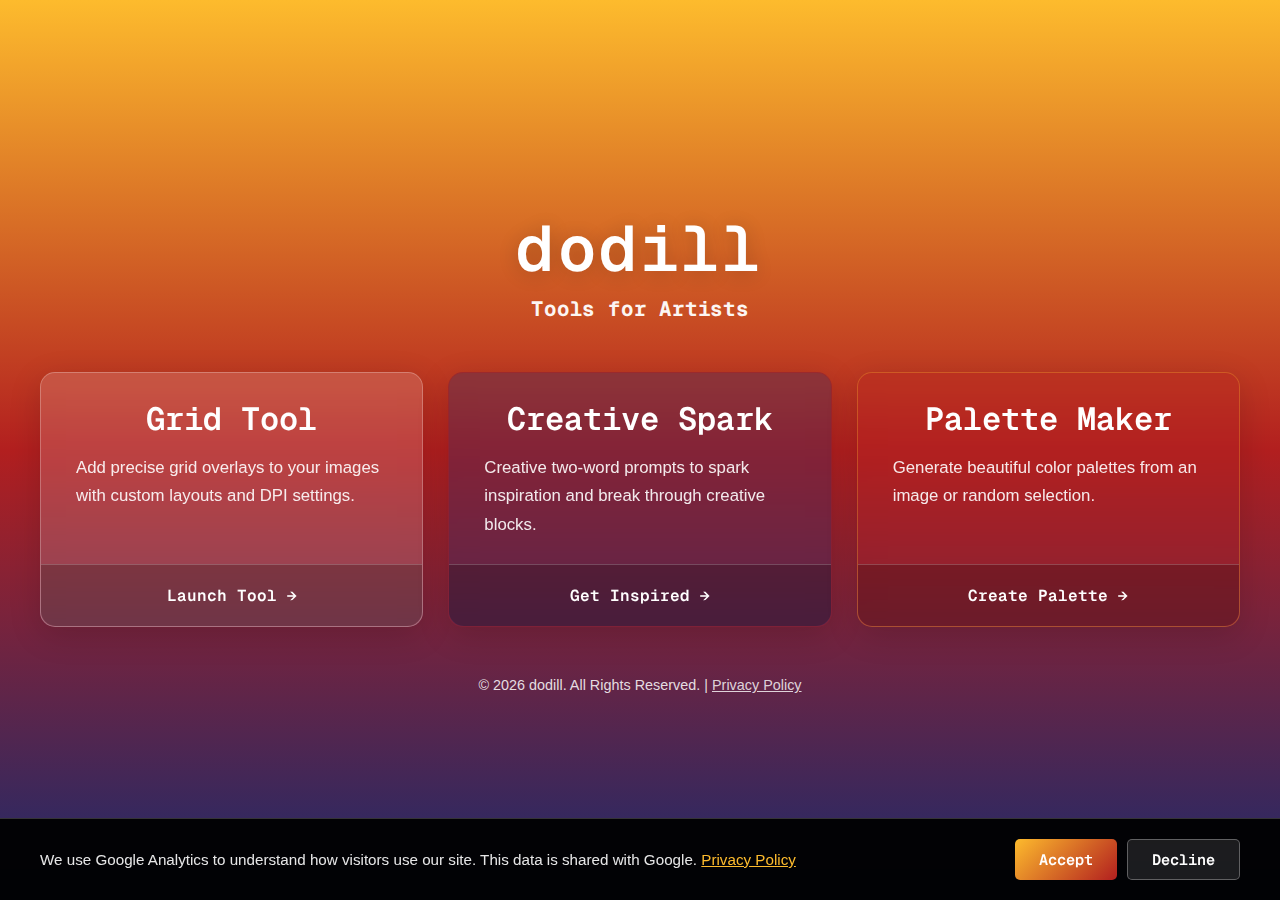
<file: dodill/index.htm>
<!DOCTYPE html>
<html lang="en">
<head>
    <meta charset="UTF-8">
    <meta name="viewport" content="width=device-width, initial-scale=1.0">
    <meta name="description" content="Creative tools and utilities - Image Grid Tool and DODILL prompt generator">
    <title>Creative Tools Hub</title>
    <link rel="preconnect" href="https://fonts.googleapis.com">
    <link rel="preconnect" href="https://fonts.gstatic.com" crossorigin>
    <link href="https://fonts.googleapis.com/css2?family=Geist+Mono:wght@400;600;700&display=swap" rel="stylesheet">
    <link rel="stylesheet" href="index.css">
    <script>
        // Cookie consent and Google Analytics loader
        function initGoogleAnalytics() {
            const script = document.createElement('script');
            script.async = true;
            script.src = 'https://www.googletagmanager.com/gtag/js?id=G-Z7GDFC656N';
            document.head.appendChild(script);
            
            window.dataLayer = window.dataLayer || [];
            function gtag(){dataLayer.push(arguments);}
            gtag('js', new Date());
            gtag('config', 'G-Z7GDFC656N');
        }

        function checkConsent() {
            const consent = localStorage.getItem('cookieConsent');
            if (consent === 'accepted') {
                initGoogleAnalytics();
            } else if (consent === null) {
                // Show banner on first visit
                document.addEventListener('DOMContentLoaded', () => {
                    document.getElementById('cookieBanner').style.display = 'flex';
                });
            }
        }

        function acceptCookies() {
            localStorage.setItem('cookieConsent', 'accepted');
            document.getElementById('cookieBanner').style.display = 'none';
            initGoogleAnalytics();
        }

        function declineCookies() {
            localStorage.setItem('cookieConsent', 'declined');
            document.getElementById('cookieBanner').style.display = 'none';
        }

        checkConsent();
    </script>
</head>
<body>
    <div id="cookieBanner" class="cookie-banner">
        <div class="cookie-content">
            <p class="cookie-text">We use Google Analytics to understand how visitors use our site. This data is shared with Google. <a href="privacy.htm" style="color: #fdbb2d; text-decoration: underline;">Privacy Policy</a></p>
            <div class="cookie-buttons">
                <button onclick="acceptCookies()" class="cookie-btn accept">Accept</button>
                <button onclick="declineCookies()" class="cookie-btn decline">Decline</button>
            </div>
        </div>
    </div>

    <div class="container">
        <header>
            <h1>dodill</h1>
            <p class="subtitle">Tools for Artists</p>
        </header>

        <div class="projects">
            <a href="Image-grid/image-grid.htm" class="project-card image-grid">
                <h2 class="project-title">Grid Tool</h2>
                <p class="project-description">
                    Add precise grid overlays to your images with custom layouts and DPI settings.
                </p>
                <span class="launch-btn">Launch Tool →</span>
            </a>

            <a href="Prompt-maker/creative-spark.htm" class="project-card dodill">
                <h2 class="project-title">Creative Spark</h2>
                <p class="project-description">
                    Creative two-word prompts to spark inspiration and break through creative blocks.
                </p>
                <span class="launch-btn">Get Inspired →</span>
            </a>

            <a href="Color-palette/palette-maker.htm" class="project-card color-palette">
                <h2 class="project-title">Palette Maker</h2>
                <p class="project-description">
                    Generate beautiful color palettes from an image or random selection.
                </p>
                <span class="launch-btn">Create Palette →</span>
            </a>
        </div>

        <footer>
            <p>© 2026 dodill. All Rights Reserved. | <a href="privacy.htm" style="color: rgba(255, 255, 255, 0.8); text-decoration: underline;">Privacy Policy</a></p>
        </footer>
    </div>
</body>
</html>
</file>
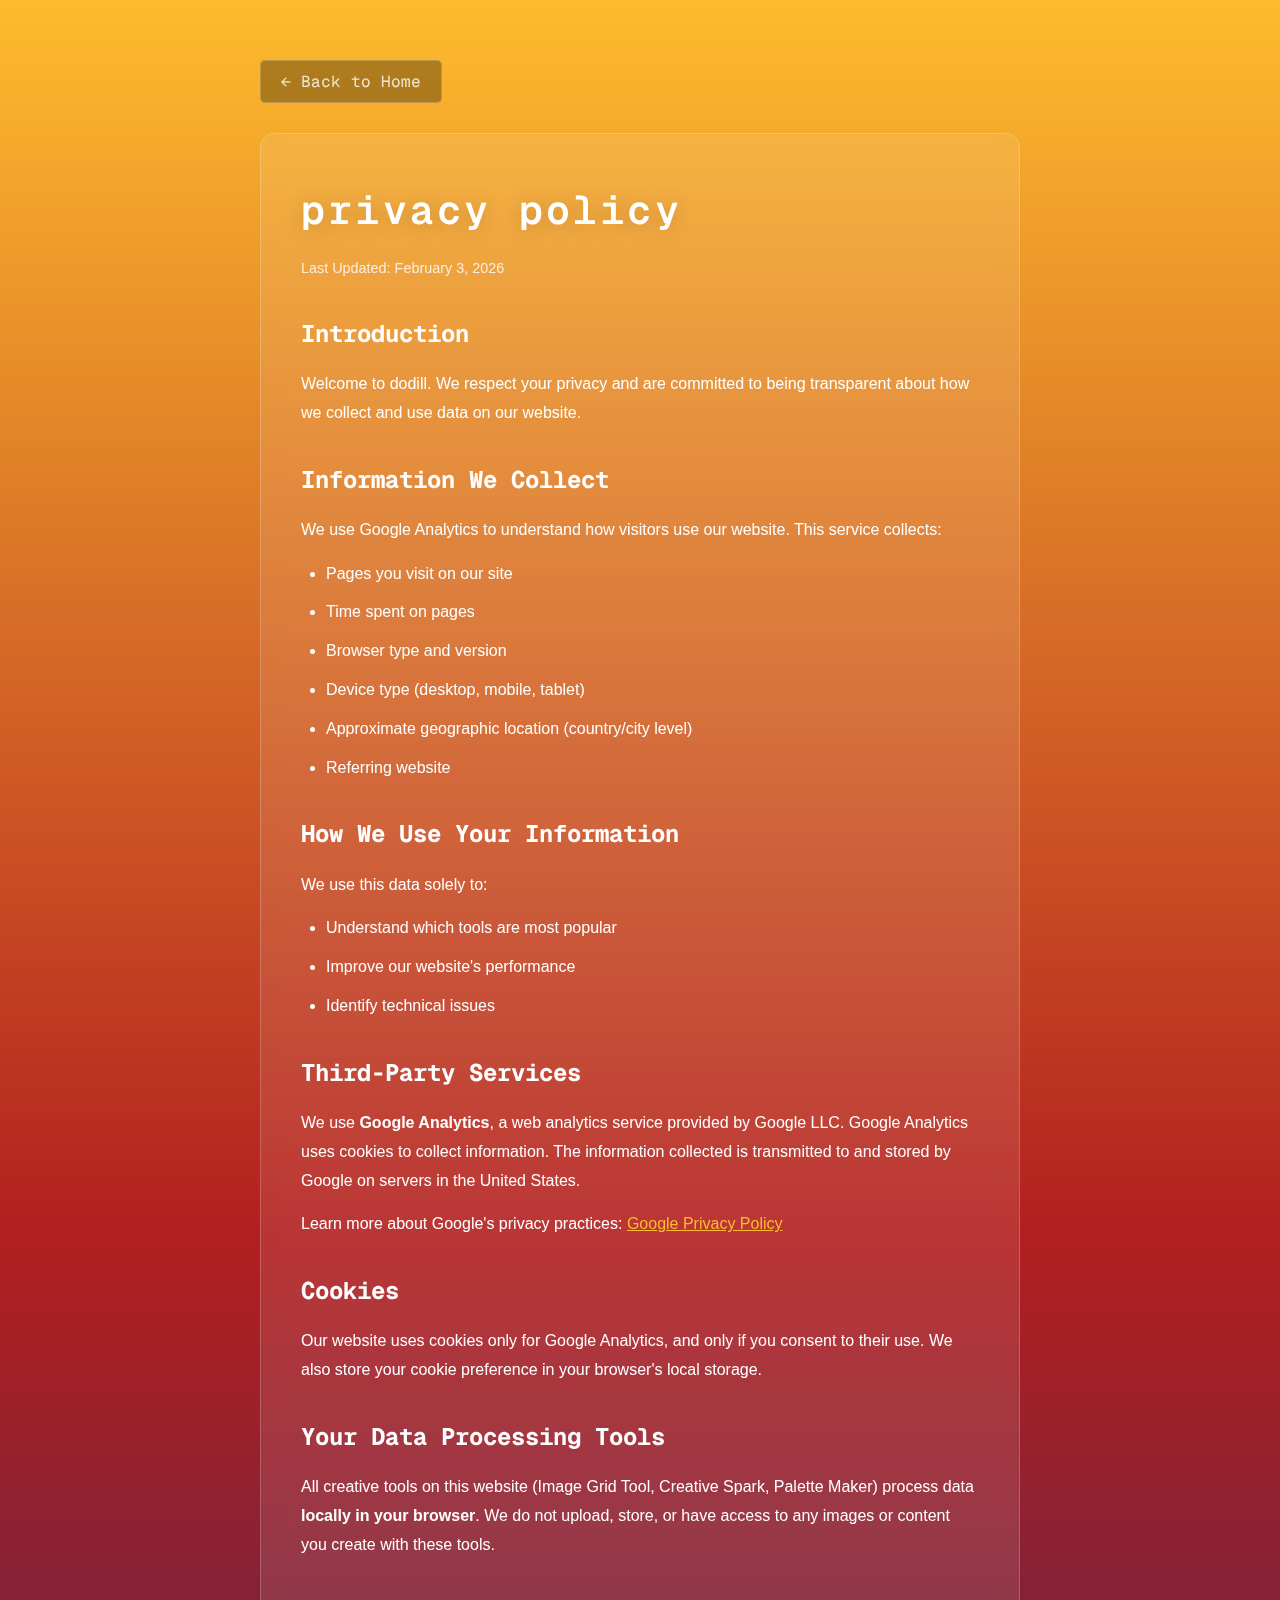
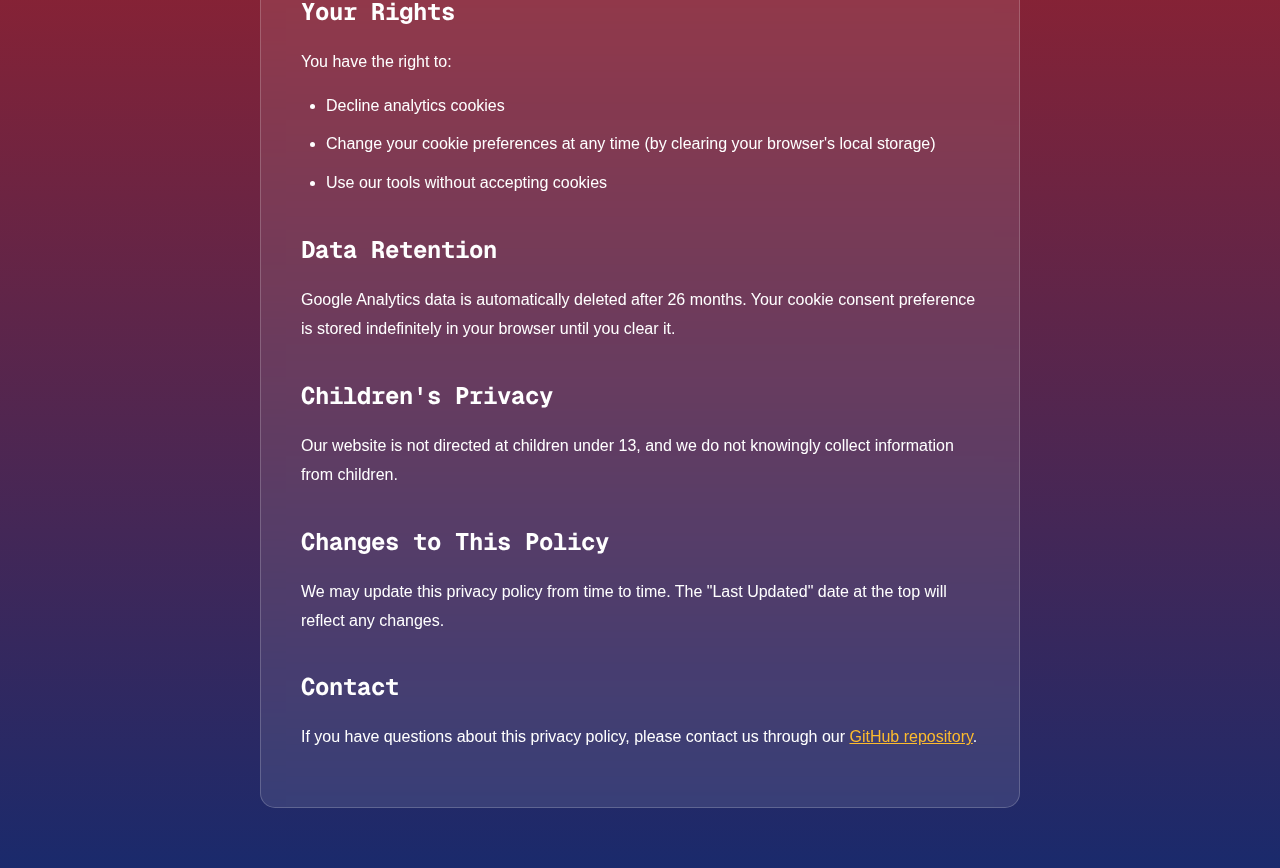
<file: dodill/privacy.htm>
<!DOCTYPE html>
<html lang="en">
<head>
    <meta charset="UTF-8">
    <meta name="viewport" content="width=device-width, initial-scale=1.0">
    <meta name="description" content="Privacy Policy for dodill - Learn how we collect and use data on our creative tools website.">
    <title>Privacy Policy - dodill</title>
    <link rel="preconnect" href="https://fonts.googleapis.com">
    <link rel="preconnect" href="https://fonts.gstatic.com" crossorigin>
    <link href="https://fonts.googleapis.com/css2?family=Geist+Mono:wght@400;600;700&display=swap" rel="stylesheet">
    <link rel="stylesheet" href="index.css">
    <style>
        .privacy-container {
            max-width: 800px;
            margin: 0 auto;
            padding: 40px 20px;
            color: white;
        }
        .privacy-content {
            background: rgba(255, 255, 255, 0.1);
            backdrop-filter: blur(10px);
            border: 1px solid rgba(255, 255, 255, 0.2);
            border-radius: 15px;
            padding: 40px;
            line-height: 1.8;
        }
        .privacy-content h1 {
            font-size: 2.5rem;
            margin-bottom: 10px;
            font-family: 'Geist Mono', 'Courier New', monospace;
        }
        .privacy-content h2 {
            font-size: 1.5rem;
            margin-top: 30px;
            margin-bottom: 15px;
            font-family: 'Geist Mono', 'Courier New', monospace;
        }
        .privacy-content p {
            margin-bottom: 15px;
        }
        .privacy-content ul {
            margin: 15px 0;
            padding-left: 25px;
        }
        .privacy-content li {
            margin-bottom: 10px;
        }
        .privacy-content a {
            color: #fdbb2d;
            text-decoration: underline;
        }
        .privacy-content a:hover {
            color: #ff8800;
        }
        .last-updated {
            font-size: 0.9rem;
            opacity: 0.8;
            margin-bottom: 30px;
        }
        .back-link {
            display: inline-block;
            color: rgba(255, 255, 255, 0.8);
            text-decoration: none;
            font-size: 1rem;
            padding: 10px 20px;
            border: 1px solid rgba(255, 255, 255, 0.2);
            border-radius: 5px;
            transition: all 0.3s ease;
            background: rgba(0, 0, 0, 0.3);
            backdrop-filter: blur(10px);
            margin-bottom: 30px;
            font-family: 'Geist Mono', 'Courier New', monospace;
        }
        .back-link:hover {
            background: rgba(255, 255, 255, 0.1);
            border-color: rgba(255, 255, 255, 0.4);
        }
    </style>
</head>
<body>
    <div class="privacy-container">
        <a href="index.htm" class="back-link">← Back to Home</a>
        
        <div class="privacy-content">
            <h1>Privacy Policy</h1>
            <p class="last-updated">Last Updated: February 3, 2026</p>

            <h2>Introduction</h2>
            <p>Welcome to dodill. We respect your privacy and are committed to being transparent about how we collect and use data on our website.</p>

            <h2>Information We Collect</h2>
            <p>We use Google Analytics to understand how visitors use our website. This service collects:</p>
            <ul>
                <li>Pages you visit on our site</li>
                <li>Time spent on pages</li>
                <li>Browser type and version</li>
                <li>Device type (desktop, mobile, tablet)</li>
                <li>Approximate geographic location (country/city level)</li>
                <li>Referring website</li>
            </ul>

            <h2>How We Use Your Information</h2>
            <p>We use this data solely to:</p>
            <ul>
                <li>Understand which tools are most popular</li>
                <li>Improve our website's performance</li>
                <li>Identify technical issues</li>
            </ul>

            <h2>Third-Party Services</h2>
            <p>We use <strong>Google Analytics</strong>, a web analytics service provided by Google LLC. Google Analytics uses cookies to collect information. The information collected is transmitted to and stored by Google on servers in the United States.</p>
            <p>Learn more about Google's privacy practices: <a href="https://policies.google.com/privacy" target="_blank" rel="noopener">Google Privacy Policy</a></p>

            <h2>Cookies</h2>
            <p>Our website uses cookies only for Google Analytics, and only if you consent to their use. We also store your cookie preference in your browser's local storage.</p>

            <h2>Your Data Processing Tools</h2>
            <p>All creative tools on this website (Image Grid Tool, Creative Spark, Palette Maker) process data <strong>locally in your browser</strong>. We do not upload, store, or have access to any images or content you create with these tools.</p>

            <h2>Your Rights</h2>
            <p>You have the right to:</p>
            <ul>
                <li>Decline analytics cookies</li>
                <li>Change your cookie preferences at any time (by clearing your browser's local storage)</li>
                <li>Use our tools without accepting cookies</li>
            </ul>

            <h2>Data Retention</h2>
            <p>Google Analytics data is automatically deleted after 26 months. Your cookie consent preference is stored indefinitely in your browser until you clear it.</p>

            <h2>Children's Privacy</h2>
            <p>Our website is not directed at children under 13, and we do not knowingly collect information from children.</p>

            <h2>Changes to This Policy</h2>
            <p>We may update this privacy policy from time to time. The "Last Updated" date at the top will reflect any changes.</p>

            <h2>Contact</h2>
            <p>If you have questions about this privacy policy, please contact us through our <a href="https://github.com/hazard224/dodill-pub" target="_blank" rel="noopener">GitHub repository</a>.</p>
        </div>
    </div>
</body>
</html>
</file>
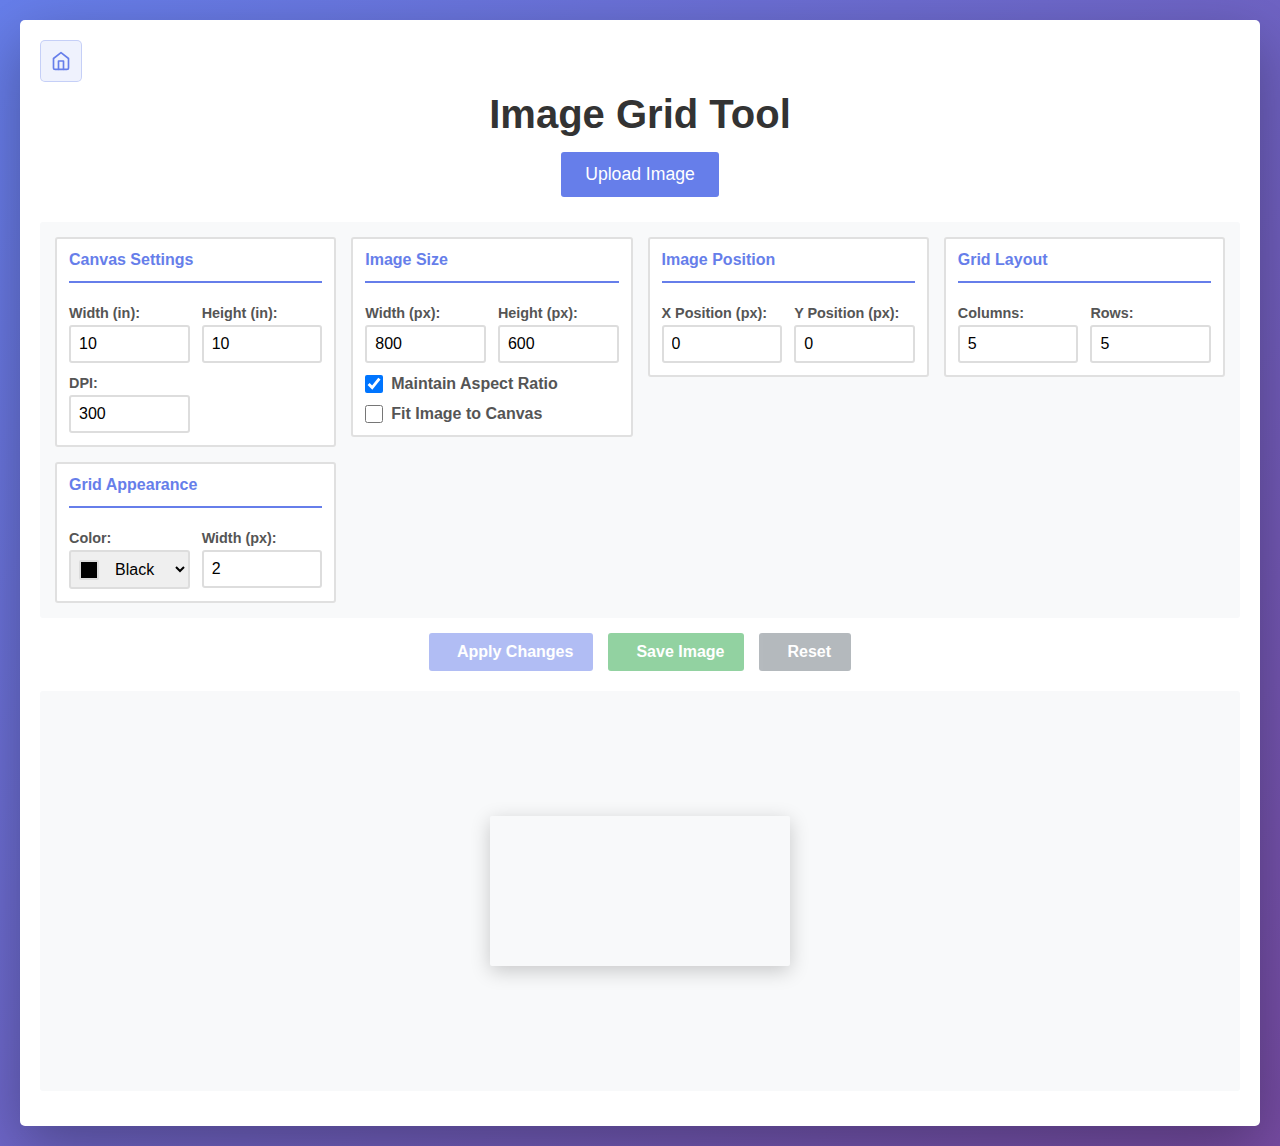
<file: dodill/Image-grid/image-grid.htm>
<!DOCTYPE html>
<html lang="en">
<head>
    <meta charset="UTF-8">
    <meta name="viewport" content="width=device-width, initial-scale=1.0">
    <meta name="description" content="Add precise grid overlays to your images with custom layouts and DPI settings. Professional image grid tool for artists and designers.">
    <title>Image Grid Tool</title>
    <link rel="stylesheet" href="image-grid.css">
</head>
<body>
    <div class="container">
        <a href="../index.htm" class="home-link">
            <svg width="20" height="20" viewBox="0 0 24 24" fill="none" stroke="currentColor" stroke-width="2" stroke-linecap="round" stroke-linejoin="round">
                <path d="M3 9l9-7 9 7v11a2 2 0 0 1-2 2H5a2 2 0 0 1-2-2z"></path>
                <polyline points="9 22 9 12 15 12 15 22"></polyline>
            </svg>
        </a>
        <h1>Image Grid Tool</h1>
        
        <div class="controls">
            <div class="upload-section">
                <label for="imageUpload" class="upload-btn">
                    <i class="fas fa-upload"></i> Upload Image
                </label>
                <input type="file" id="imageUpload" accept="image/*" hidden>
                <p id="fileName" class="file-name"></p>
            </div>

            <div class="settings-section">
                <div class="setting-category">
                    <h3>Canvas Settings</h3>
                    <div class="setting-group">
                        <label>Width (in):</label>
                        <input type="number" id="canvasWidth" min="1" max="100" step="0.1" value="10">
                    </div>

                    <div class="setting-group">
                        <label>Height (in):</label>
                        <input type="number" id="canvasHeight" min="1" max="100" step="0.1" value="10">
                    </div>

                    <div class="setting-group">
                        <label>DPI:</label>
                        <input type="number" id="dpi" min="72" max="600" value="300">
                    </div>
                </div>

                <div class="setting-category">
                    <h3>Image Size</h3>
                    <div class="setting-group">
                        <label>Width (px):</label>
                        <input type="number" id="imageWidth" min="100" max="4000" value="800">
                    </div>

                    <div class="setting-group">
                        <label>Height (px):</label>
                        <input type="number" id="imageHeight" min="100" max="4000" value="600">
                    </div>

                    <div class="checkbox-group">
                        <label>
                            <input type="checkbox" id="maintainAspect" checked>
                            Maintain Aspect Ratio
                        </label>
                    </div>

                    <div class="checkbox-group">
                        <label>
                            <input type="checkbox" id="fitToCanvas">
                            Fit Image to Canvas
                        </label>
                    </div>
                </div>

                <div class="setting-category">
                    <h3>Image Position</h3>
                    <div class="setting-group">
                        <label>X Position (px):</label>
                        <input type="number" id="imageX" value="0">
                    </div>

                    <div class="setting-group">
                        <label>Y Position (px):</label>
                        <input type="number" id="imageY" value="0">
                    </div>
                </div>

                <div class="setting-category">
                    <h3>Grid Layout</h3>
                    <div class="setting-group">
                        <label>Columns:</label>
                        <input type="number" id="gridColumns" min="1" max="50" value="5">
                    </div>

                    <div class="setting-group">
                        <label>Rows:</label>
                        <input type="number" id="gridRows" min="1" max="50" value="5">
                    </div>
                </div>

                <div class="setting-category">
                    <h3>Grid Appearance</h3>
                    <div class="setting-group">
                        <label>Color:</label>
                        <div class="color-select-wrapper">
                            <div class="color-preview" id="colorPreview"></div>
                            <select id="gridColor">
                                <option value="#ffffff">White</option>
                                <option value="#000000" selected>Black</option>
                                <option value="#ff0000">Red</option>
                                <option value="#ff8800">Orange</option>
                                <option value="#ffff00">Yellow</option>
                                <option value="#88ff00">Lime</option>
                                <option value="#00ff00">Green</option>
                                <option value="#00ff88">Teal</option>
                                <option value="#00ffff">Cyan</option>
                                <option value="#0088ff">Sky Blue</option>
                                <option value="#0000ff">Blue</option>
                                <option value="#8800ff">Purple</option>
                                <option value="#ff00ff">Magenta</option>
                            </select>
                        </div>
                    </div>

                    <div class="setting-group">
                        <label>Width (px):</label>
                        <input type="number" id="lineWidth" min="1" max="10" value="2">
                    </div>
                </div>
            </div>

            <div class="action-buttons">
                <button id="applyBtn" class="btn btn-primary" disabled>
                    <i class="fas fa-check"></i> Apply Changes
                </button>
                <button id="saveBtn" class="btn btn-success" disabled>
                    <i class="fas fa-download"></i> Save Image
                </button>
                <button id="resetBtn" class="btn btn-secondary" disabled>
                    <i class="fas fa-redo"></i> Reset
                </button>
            </div>
        </div>

        <div class="canvas-container">
            <canvas id="canvas"></canvas>
        </div>

        <div class="info-section">
            <p id="imageInfo"></p>
        </div>
    </div>

    <script src="image-grid.js"></script>
</body>
</html>
</file>
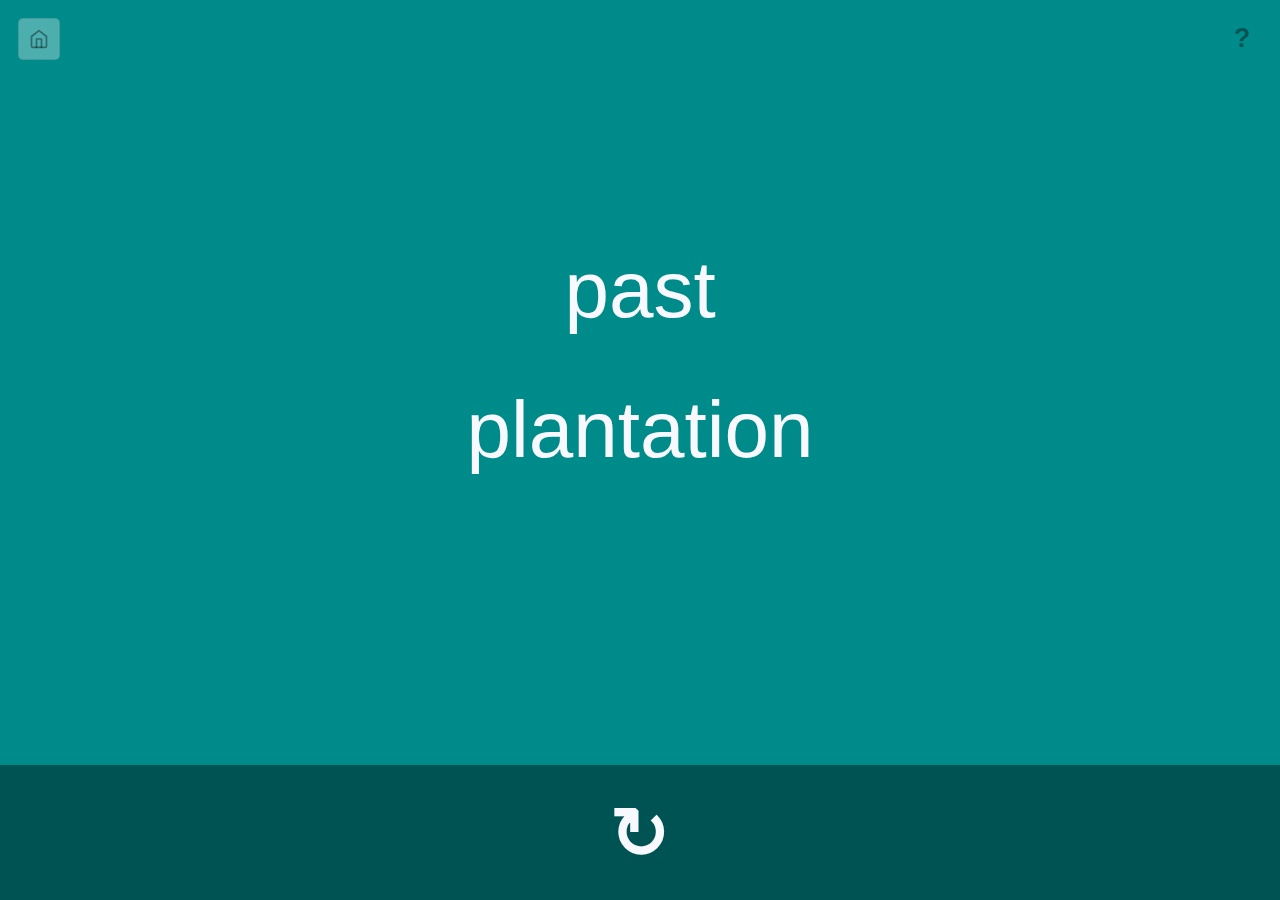
<file: dodill/Prompt-maker/creative-spark.htm>
<!DOCTYPE html>
<html>

<head>
    <meta charset="utf-8" />
    <meta name="viewport" content="width=device-width, initial-scale=1.0, maximum-scale=1.0, user-scalable=no" />
    <meta http-equiv="X-UA-Compatible" content="IE=edge,chrome=1" />
    <meta name="description" content="Get creative two-word prompts to spark inspiration and break through creative blocks. Random word combinations for artists and creators." />
    <title>Creative Spark - dodill</title>
    <link rel="stylesheet" href="main.css" />
    <script type="text/javascript" src="jquery-1.11.2.min.js"></script>
    <script type="text/javascript" src="words.js"></script>
    <script type="text/javascript" src="color.js"></script>
</head>

<body onload="getDesc();start();">
    <div id="BG">
        <a href="../index.htm" class="home-link">
            <svg width="20" height="20" viewBox="0 0 24 24" fill="none" stroke="currentColor" stroke-width="2" stroke-linecap="round" stroke-linejoin="round">
                <path d="M3 9l9-7 9 7v11a2 2 0 0 1-2 2H5a2 2 0 0 1-2-2z"></path>
                <polyline points="9 22 9 12 15 12 15 22"></polyline>
            </svg>
        </a>
        <a href="#LB" class="info-link">?</a>
        <a href="#" class="lightbox" id="LB">
            <div class="lightbox-content">
                <h2>About</h2>
                <p>
                    Sometimes creativity needs a spark. DODILL gives you two random words and infinite possibilities.
                </p>
                <p>
                    Write a story. Sketch a scene. Compose a haiku. Start a conversation. The only rule is to create something uniquely yours.
                </p>
                <p>
                    Tap the refresh button for new inspiration whenever you need it.
                </p>
                <h2 class="close-btn">Close</h2>
            </div>
        </a>
        <div class="results">
            <div class="desc"></div>
            <div class="noun"></div>
        </div>
        <button onclick="getDesc();start();"><span>↻</span></button>
    </div>
</body>

</html>
</file>
<file: dodill/index.css>
* {
    margin: 0;
    padding: 0;
    box-sizing: border-box;
}

body {
    font-family: 'Segoe UI', Tahoma, Geneva, Verdana, sans-serif;
    min-height: 100vh;
    background: #1a2a6c;
    background: -webkit-linear-gradient(to bottom, #fdbb2d, #b21f1f, #1a2a6c);
    background: linear-gradient(to bottom, #fdbb2d, #b21f1f, #1a2a6c);
    display: flex;
    align-items: center;
    justify-content: center;
    padding: 20px;
}

.container {
    max-width: 1200px;
    width: 100%;
    margin: 0 auto;
}

header {
    text-align: center;
    color: white;
    margin-bottom: 50px;
}

h1 {
    font-size: clamp(2.5rem, 6vw, 4rem);
    font-weight: 600;
    margin-bottom: 5px;
    letter-spacing: 0.2rem;
    text-transform: lowercase;
    text-shadow: 0 2px 20px rgba(0, 0, 0, 0.2);
    font-family: 'Geist Mono', 'Courier New', monospace;
}

.subtitle {
    font-size: clamp(1rem, 2.5vw, 1.3rem);
    font-weight: 700;
    font-family: 'Geist Mono', 'Courier New', monospace;
    letter-spacing: 0.05rem;
    opacity: 0.95;
}

.projects {
    display: grid;
    grid-template-columns: repeat(3, 1fr);
    gap: 25px;
    margin-bottom: 40px;
}

.project-card {
    backdrop-filter: blur(10px);
    background: rgba(255, 255, 255, 0.15);
    border: 1px solid rgba(255, 255, 255, 0.25);
    border-radius: 15px;
    padding: 25px 35px 0;
    box-shadow: 0 8px 32px rgba(0, 0, 0, 0.15);
    transition: all 0.3s ease;
    text-decoration: none;
    color: white;
    display: flex;
    flex-direction: column;
}

.project-card:hover {
    transform: translateY(-8px);
    box-shadow: 0 12px 40px rgba(0, 0, 0, 0.25);
}

.project-card.image-grid:hover {
    background: rgba(253, 187, 45, 0.3);
    border-color: rgba(253, 187, 45, 0.6);
}

.project-card.dodill:hover {
    background: rgba(26, 42, 108, 0.4);
    border-color: rgba(178, 31, 31, 0.6);
}

.project-card.color-palette:hover {
    background: rgba(178, 31, 31, 0.35);
    border-color: rgba(253, 187, 45, 0.5);
}
.project-card.dodill {
    background: rgba(26, 42, 108, 0.3);
    border-color: rgba(178, 31, 31, 0.4);
}

.project-card.color-palette {
    background: rgba(178, 31, 31, 0.25);
    border-color: rgba(253, 187, 45, 0.3);
}

.project-card:hover {
    transform: translateY(-8px);
    box-shadow: 0 12px 40px rgba(0, 0, 0, 0.25);
    background: rgba(255, 255, 255, 0.2);
}

.project-title {
    font-size: 2rem;
    font-weight: 600;
    margin-bottom: 15px;
    color: white;
    text-align: center;
    font-family: 'Geist Mono', 'Courier New', monospace;
}

.project-description {
    font-size: 1.05rem;
    line-height: 1.7;
    color: rgba(255, 255, 255, 0.9);
    margin-bottom: 25px;
    flex-grow: 1;
}

.launch-btn {
    display: block;
    padding: 20px 35px;
    margin: 0 -35px;
    background: rgba(0, 0, 0, 0.2);
    color: white;
    border-top: 1px solid rgba(255, 255, 255, 0.2);
    border-radius: 0 0 15px 15px;
    text-align: center;
    font-weight: 600;
    font-size: 1rem;
    font-family: 'Geist Mono', 'Courier New', monospace;
    text-decoration: none;
}

.launch-btn:hover {
    background: rgba(0, 0, 0, 0.3);
}

footer {
    text-align: center;
    color: rgba(255, 255, 255, 0.85);
    font-size: 0.9rem;
    margin-top: 50px;
}

@media (max-width: 768px) {
    .projects {
        grid-template-columns: 1fr;
        gap: 20px;
    }

    .project-card {
        padding: 30px 25px 0;
    }

    .launch-btn {
        margin: 0 -25px;
    }

    header {
        margin-bottom: 40px;
    }
}

@media (max-width: 480px) {
    body {
        padding: 15px;
    }

    .project-title {
        font-size: 1.6rem;
    }

    .project-card {
        padding: 25px 20px 0;
    }

    .launch-btn {
        margin: 0 -20px;
    }
}

/* Cookie Banner */
.cookie-banner {
    position: fixed;
    bottom: 0;
    left: 0;
    right: 0;
    background: rgba(0, 0, 0, 0.95);
    backdrop-filter: blur(10px);
    border-top: 1px solid rgba(255, 255, 255, 0.2);
    padding: 20px;
    display: none;
    justify-content: center;
    align-items: center;
    z-index: 9999;
    animation: slideUp 0.3s ease;
}

@keyframes slideUp {
    from {
        transform: translateY(100%);
    }
    to {
        transform: translateY(0);
    }
}

.cookie-content {
    max-width: 1200px;
    width: 100%;
    display: flex;
    justify-content: space-between;
    align-items: center;
    gap: 20px;
    flex-wrap: wrap;
}

.cookie-text {
    color: rgba(255, 255, 255, 0.9);
    font-size: 0.95rem;
    margin: 0;
    flex: 1;
    min-width: 250px;
}

.cookie-buttons {
    display: flex;
    gap: 10px;
}

.cookie-btn {
    padding: 10px 24px;
    border: none;
    border-radius: 5px;
    font-size: 0.95rem;
    font-weight: 600;
    cursor: pointer;
    transition: all 0.3s ease;
    font-family: 'Geist Mono', 'Courier New', monospace;
}

.cookie-btn.accept {
    background: linear-gradient(135deg, #fdbb2d, #b21f1f);
    color: white;
}

.cookie-btn.accept:hover {
    transform: translateY(-2px);
    box-shadow: 0 4px 12px rgba(253, 187, 45, 0.4);
}

.cookie-btn.decline {
    background: rgba(255, 255, 255, 0.1);
    color: white;
    border: 1px solid rgba(255, 255, 255, 0.3);
}

.cookie-btn.decline:hover {
    background: rgba(255, 255, 255, 0.15);
}

@media (max-width: 600px) {
    .cookie-content {
        flex-direction: column;
        text-align: center;
    }

    .cookie-buttons {
        width: 100%;
        justify-content: center;
    }

    .cookie-btn {
        flex: 1;
    }
}
</file>
<file: dodill/Image-grid/image-grid.css>
* {
    margin: 0;
    padding: 0;
    box-sizing: border-box;
}

body {
    font-family: 'Segoe UI', Tahoma, Geneva, Verdana, sans-serif;
    background: linear-gradient(135deg, #667eea 0%, #764ba2 100%);
    min-height: 100vh;
    padding: 20px;
}

.container {
    max-width: 1400px;
    margin: 0 auto;
    background: white;
    border-radius: 5px;
    padding: 20px;
    box-shadow: 0 20px 60px rgba(0, 0, 0, 0.3);
}

h1 {
    text-align: center;
    color: #333;
    margin-bottom: 15px;
    margin-top: 0;
    font-size: 2.5em;
}

.home-link {
    display: inline-flex;
    align-items: center;
    justify-content: center;
    padding: 10px;
    color: #667eea;
    text-decoration: none;
    font-weight: 600;
    font-size: 0.9rem;
    transition: all 0.3s ease;
    margin-bottom: 10px;
    border: 1px solid rgba(102, 126, 234, 0.3);
    border-radius: 5px;
    background: rgba(102, 126, 234, 0.1);
}

.home-link:hover {
    color: #5568d3;
    background: rgba(102, 126, 234, 0.2);
    border-color: rgba(102, 126, 234, 0.5);
}

.controls {
    display: flex;
    flex-direction: column;
    gap: 15px;
    margin-bottom: 20px;
}

.upload-section {
    text-align: center;
}

.file-name {
    margin-top: 10px;
    color: #667eea;
    font-weight: 600;
    font-size: 0.95em;
}

.upload-btn {
    display: inline-block;
    padding: 12px 24px;
    background: #667eea;
    color: white;
    border-radius: 3px;
    cursor: pointer;
    font-size: 1.1em;
    transition: all 0.3s ease;
}

.upload-btn:hover {
    background: #5568d3;
    transform: translateY(-2px);
    box-shadow: 0 5px 15px rgba(102, 126, 234, 0.4);
}

.settings-section {
    display: grid;
    grid-template-columns: repeat(auto-fit, minmax(250px, 1fr));
    gap: 15px;
    padding: 15px;
    background: #f8f9fa;
    border-radius: 3px;
    align-items: start;
}

.setting-category {
    background: white;
    padding: 12px;
    border-radius: 3px;
    border: 2px solid #e0e0e0;
    display: grid;
    grid-template-columns: 1fr 1fr;
    gap: 12px;
}

.setting-category h3 {
    margin: 0 0 10px 0;
    font-size: 1em;
    color: #667eea;
    font-weight: 600;
    border-bottom: 2px solid #667eea;
    padding-bottom: 6px;
    grid-column: 1 / -1;
    height: 2em;
    display: flex;
    align-items: flex-start;
}

.setting-category .checkbox-group {
    grid-column: 1 / -1;
}

.setting-group {
    display: flex;
    flex-direction: column;
    gap: 4px;
    min-width: 0;
}

.setting-group label {
    font-weight: 600;
    color: #555;
    font-size: 0.9em;
}

.setting-group input,
.setting-group select {
    padding: 8px;
    border: 2px solid #ddd;
    border-radius: 3px;
    font-size: 1em;
    transition: border-color 0.3s ease;
    min-width: 0;
    width: 100%;
}

.setting-group input:focus,
.setting-group select:focus {
    outline: none;
    border-color: #667eea;
}

.setting-group input:disabled {
    background-color: #e9ecef;
    color: #6c757d;
    cursor: not-allowed;
    opacity: 0.6;
}

/* Color picker styling */
.pickr {
    width: 100%;
}

.pickr .pcr-button {
    width: 100%;
    height: 42px;
    border-radius: 3px;
    border: 2px solid #ddd;
    transition: border-color 0.3s ease;
}

.pickr .pcr-button:hover {
    border-color: #667eea;
}

.pcr-app {
    position: fixed !important;
    left: 50% !important;
    top: 50% !important;
    transform: translate(-50%, -50%) !important;
    z-index: 9999 !important;
}

.pcr-app .pcr-swatches > button {
    border-radius: 4px !important;
}

.pcr-app .pcr-interaction .pcr-result {
    border-radius: 4px;
}

.pcr-app .pcr-selection .pcr-color-preview {
    border-radius: 4px;
}

/* Color select with preview */
.color-select-wrapper {
    position: relative;
    width: 100%;
}

.color-select-wrapper select {
    padding-left: 40px;
}

.color-preview {
    position: absolute;
    left: 10px;
    top: 50%;
    transform: translateY(-50%);
    width: 20px;
    height: 20px;
    border-radius: 2px;
    border: 2px solid #ddd;
    pointer-events: none;
    z-index: 1;
}

.checkbox-group {
    display: flex;
    align-items: center;
    gap: 10px;
}

.checkbox-group label {
    display: flex;
    align-items: center;
    gap: 8px;
    font-weight: 600;
    color: #555;
    cursor: pointer;
}

.checkbox-group input[type="checkbox"] {
    width: 18px;
    height: 18px;
    cursor: pointer;
}

.action-buttons {
    display: flex;
    justify-content: center;
    gap: 15px;
    flex-wrap: wrap;
}

.btn {
    padding: 10px 20px;
    border: none;
    border-radius: 3px;
    font-size: 1em;
    font-weight: 600;
    cursor: pointer;
    transition: all 0.3s ease;
    display: flex;
    align-items: center;
    gap: 8px;
}

.btn:disabled {
    opacity: 0.5;
    cursor: not-allowed;
}

.btn-primary {
    background: #667eea;
    color: white;
}

.btn-primary:hover:not(:disabled) {
    background: #5568d3;
    transform: translateY(-2px);
    box-shadow: 0 5px 15px rgba(102, 126, 234, 0.4);
}

.btn-success {
    background: #28a745;
    color: white;
}

.btn-success:hover:not(:disabled) {
    background: #218838;
    transform: translateY(-2px);
    box-shadow: 0 5px 15px rgba(40, 167, 69, 0.4);
}

.btn-secondary {
    background: #6c757d;
    color: white;
}

.btn-secondary:hover:not(:disabled) {
    background: #5a6268;
    transform: translateY(-2px);
    box-shadow: 0 5px 15px rgba(108, 117, 125, 0.4);
}

.canvas-container {
    display: flex;
    justify-content: center;
    align-items: center;
    min-height: 400px;
    background: #f8f9fa;
    border-radius: 3px;
    padding: 15px;
    overflow: auto;
}

#canvas {
    max-width: 100%;
    height: auto;
    box-shadow: 0 5px 20px rgba(0, 0, 0, 0.2);
    border-radius: 2px;
}

.info-section {
    margin-top: 15px;
    text-align: center;
    color: #666;
    font-size: 0.9em;
}

@media (max-width: 768px) {
    .container {
        padding: 20px;
    }

    h1 {
        font-size: 1.8em;
    }

    .settings-section {
        grid-template-columns: 1fr;
    }

    .action-buttons {
        flex-direction: column;
    }

    .btn {
        width: 100%;
        justify-content: center;
    }
}
</file>
<file: dodill/Prompt-maker/main.css>
html {
    height: auto;
    margin: 0;
    padding: 0;
    width: 100%;
  }
  body {
    color: ghostwhite;
    font-family: Arial, sans-serif;
    font-size: 1em;
    margin: 0;
    overflow: hidden;
    padding: 0;
    text-align: center;
  }
  #BG{
      height: 100vh;
      padding: 0;

  }
  .results {
    align-items: center;
    display: flex;
    height: 80vh;
    justify-content: center;
    text-align: center;
    width: 100%;
    flex-direction: column;
  }
  .desc,
  .noun {
    font-size: 5em;
    padding: 0.3em;
    text-align: center;
    word-wrap: break-word;
    max-width: 90vw;
  }
  
  @media (max-width: 768px) {
    .desc,
    .noun {
      font-size: clamp(2.5rem, 10vw, 5rem);
      padding: 0.2em;
    }
  }
  
  @media (max-width: 480px) {
    .desc,
    .noun {
      font-size: clamp(2rem, 12vw, 4rem);
      padding: 0.15em;
    }
  }
  
  button {
    background-color: #00000066;
    border: none;
    bottom: 0px;
    cursor: pointer;
    height: 15vh;
    min-height: 60px;
    margin-left: -50%;
    position: fixed;
    outline: none;
    width: 100%;
    -webkit-tap-highlight-color: transparent;
  }
  
  button:active,
  button:focus,
  button:hover {
    background-color: #00000099;
    border: none;
    outline: none;
  }
  button span {
    color: ghostwhite;
    font-size: 8vh;
    font-weight: bold;
    transform: rotate(90deg);
  }
  header {
    color: #00000066;
    font-weight: 300;
    font-size: 3vh;
    letter-spacing: 0.2rem;
    padding-top: 2vh;
    text-transform: uppercase;
    text-align: center;
    
  }
  .home-link {
    position: absolute;
    top: 2vh;
    left: 2vh;
    padding: 10px;
    color: #00000066;
    text-decoration: none;
    font-weight: 600;
    font-size: 2vh;
    transition: all 0.3s ease;
    z-index: 100;
    display: flex;
    align-items: center;
    justify-content: center;
    border: 1px solid rgba(0, 0, 0, 0.1);
    border-radius: 5px;
    background: rgba(255, 255, 255, 0.3);
  }
  .home-link:hover {
    color: #000000cc;
    background: rgba(255, 255, 255, 0.5);
    border-color: rgba(0, 0, 0, 0.2);
  }
  .info-link {
    position: fixed;
    top: 2vh;
    right: 2vh;
    padding: 0;
    color: #00000066;
    text-decoration: none;
    font-weight: 700;
    font-size: 3vh;
    transition: all 0.3s ease;
    z-index: 100;
    width: 40px;
    height: 40px;
    display: flex;
    align-items: center;
    justify-content: center;
    border-radius: 50%;
  }
  .info-link:hover {
    color: #000000cc;
    background-color: #00000022;
  }
  a{
    text-decoration: none;
  }
  .copyright a {
    color: #00000099;
  }
  .copyright {
    color: #00000099;
    font-size: 0.7em;
    margin-top: 4vh;
    opacity: 0.5;
    width: 100%;
  }
  /** LIGHTBOX MARKUP **/

.lightbox {
  display: none;
  position: fixed;
  z-index: 999;
  top: 0;
  left: 0;
  right: 0;
  bottom: 0;
  background: rgba(0, 0, 0, 0.8);
  align-items: center;
  justify-content: center;
  padding: 20px;
  overflow-y: auto;
}

/* Unhide the lightbox when it's the target */
.lightbox:target {
  display: flex;
}

.lightbox-content {
  background: #222;
  color: whitesmoke;
  font-size: 3vh;
  line-height: 1.6em;
  text-align: left;
  padding: 2em;
  border-radius: 8px;
  max-width: 600px;
  width: 100%;
  max-height: 90vh;
  overflow-y: auto;
}

.lightbox-content h2 {
  text-align: center;
  margin: 0 0 1em 0;
}

.lightbox-content .close-btn {
  margin-top: 1.5em;
  cursor: pointer;
}

.lightbox-content ul {
  margin: 1em 0;
  padding-left: 2em;
}

.lightbox-content li {
  margin: 0.5em 0;
}

@media (max-width: 480px) {
  .lightbox {
    padding: 10px;
  }
  .lightbox-content {
    font-size: 2.5vh;
    padding: 1.5em;
  }
}
</file>
